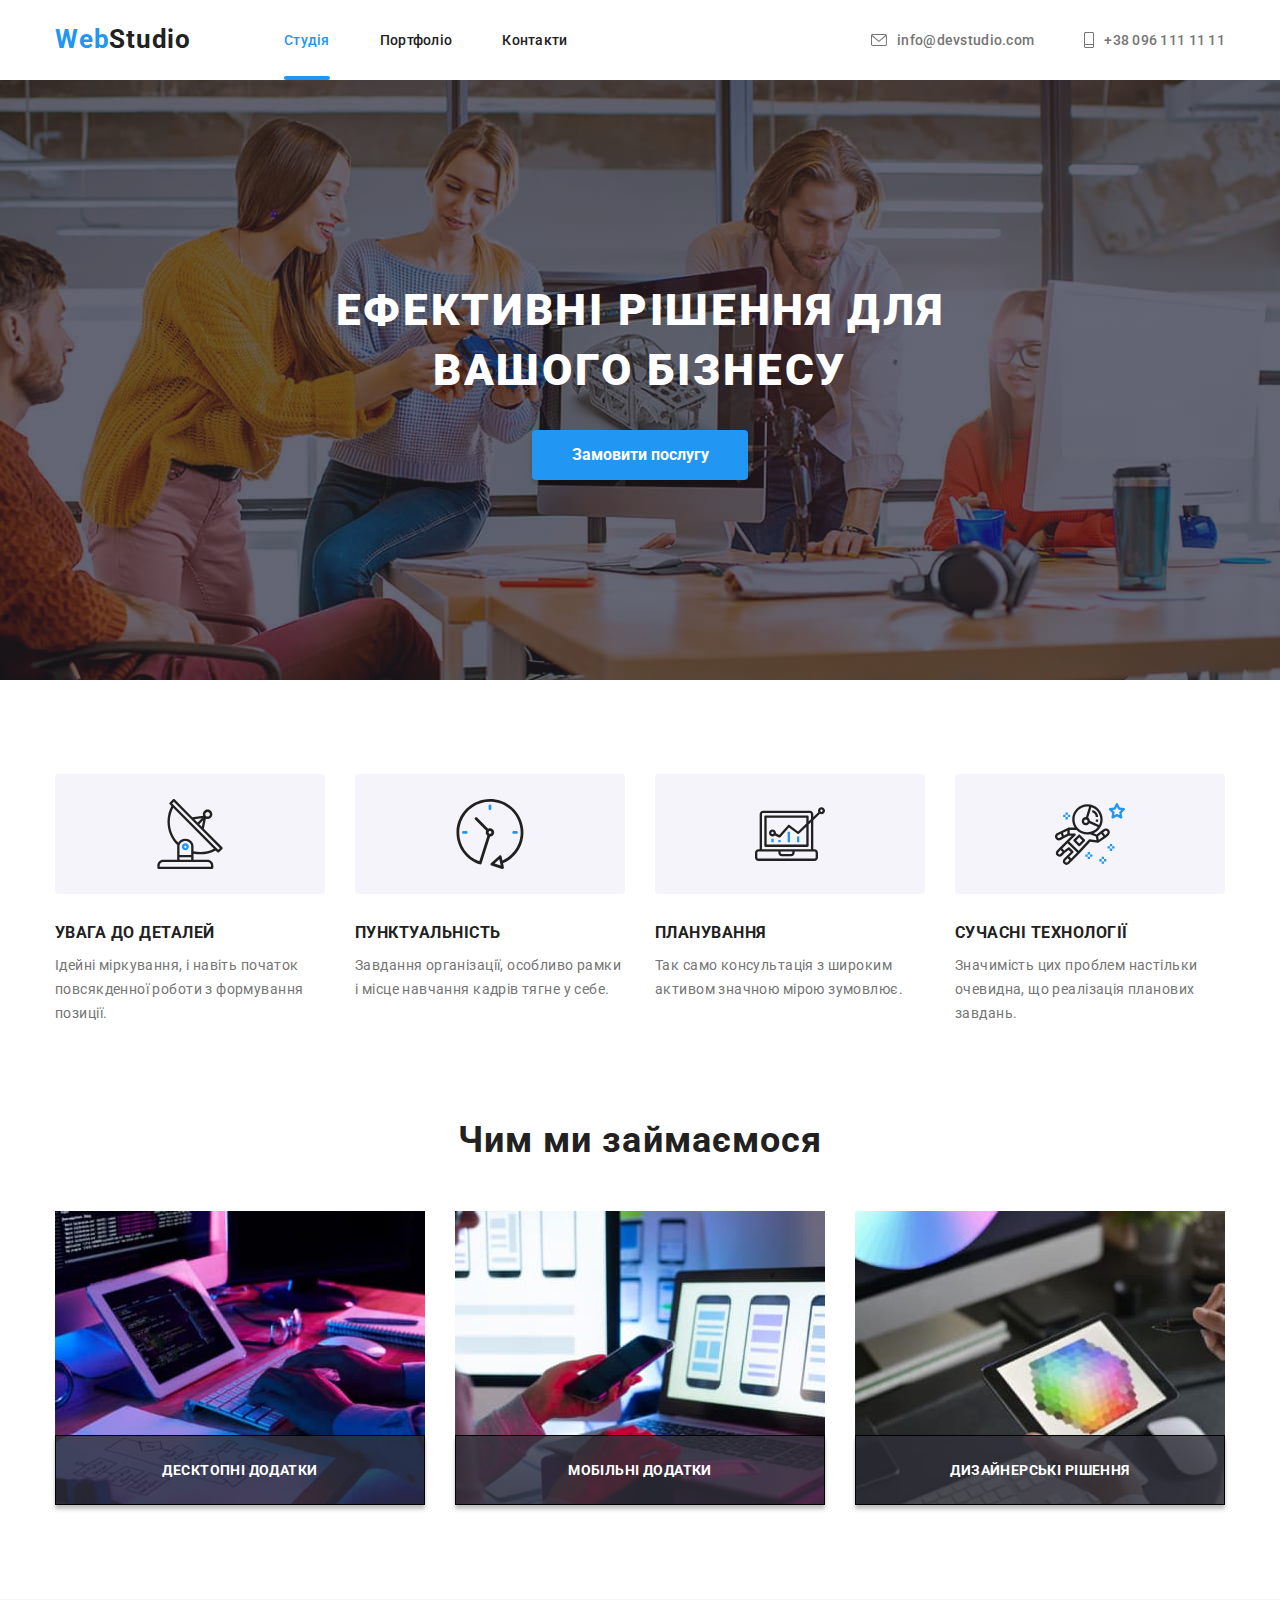
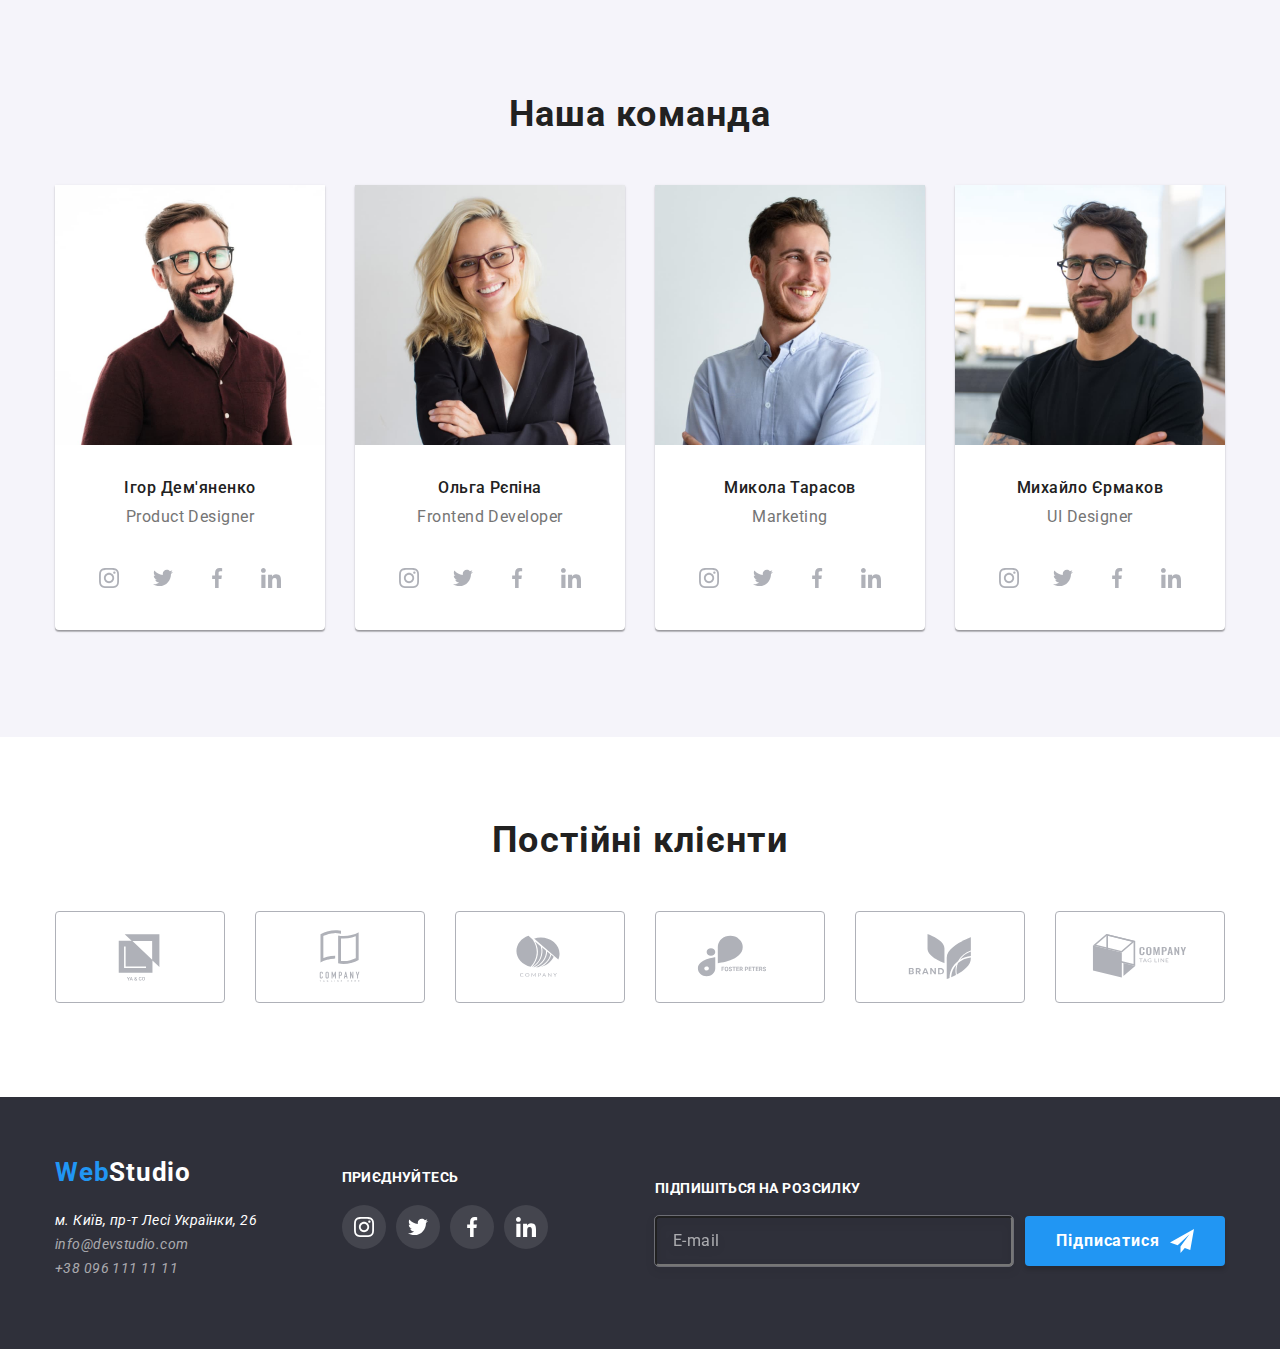
<file: index.html>
<!DOCTYPE html>
<html lang="en">
  <head>
    <meta charset="UTF-8" />
    <meta http-equiv="X-UA-Compatible" content="IE=edge" />
    <meta name="viewport" content="width=device-width, initial-scale=1.0" />
    <title>Homework</title>
    <link rel="preconnect" href="https://fonts.googleapis.com" />
    <link rel="preconnect" href="https://fonts.gstatic.com" crossorigin />
    <link
      href="https://fonts.googleapis.com/css2?family=Raleway:wght@700&family=Roboto:wght@400;500;700;900&display=swap"
      rel="stylesheet"
    />
    <link
      rel="stylesheet"
      href="https://cdnjs.cloudflare.com/ajax/libs/modern-normalize/1.1.0/modern-normalize.min.css"
    />
    <link rel="stylesheet" href="./css/styles.css" />
  </head>

  <body class="body">
    <header class="page-header">
      <div class="container container-header">
        <!-- Header- Logo+navigators -->

        <nav class="header-nav">
          <a href="/" class="interactive-element logo logo-header"
            ><span class="logo-web">Web</span
            ><span class="logo-studio">Studio</span></a
          >
          <ul class="list header-nav-list">
            <li class="item">
              <a
                href="./index.html"
                class="header-list-link link header-active-link"
                >Студія</a
              >
            </li>
            <li class="item">
              <a href="./portfolio.html" class="header-list-link link"
                >Портфоліо
              </a>
            </li>
            <li class="item">
              <a href="#" class="header-list-link link">Контакти</a>
            </li>
          </ul>
        </nav>

        <!-- Contacts -->

        <ul class="list list-contacts">
          <li class="item">
            <div class="mail">
              <svg class="icon-envelope">
                <use href="./images/symbol-defs.svg#icon-envelope"></use>
              </svg>
              <a href="mailto:info@devstudio.com" class="header-mail"
                >info@devstudio.com</a
              >
            </div>
          </li>
          <li>
            <div class="tel">
              <svg class="icon-telephone">
                <use href="./images/symbol-defs.svg#telephone"></use>
              </svg>
              <a href="tel:+380961111111" class="header-telephone"
                >+38 096 111 11 11</a
              >
            </div>
          </li>
        </ul>
      </div>
    </header>

    <main>
      <!-- Hero -->

      <section class="hero-page">
        <div class="overlay">
          <div class="container">
            <h1 class="hero-title">
              <span class="hero-effective-decisions"
                >Ефективні рішення для</span
              >
              <span class="hero-your-business">вашого бізнесу</span>
            </h1>
            <button type="button" class="hero-title-button" data-modal-open>
              Замовити послугу
            </button>
          </div>
        </div>
      </section>

      <!-- Opportunities -->

      <section class="section opportunities-page">
        <div class="container opportunities-container">
          <h2 hidden>Наші пропозиції</h2>
          <ul class="list opportunities-list">
            <li class="item item-anthena">
              <div class="opportunities-bg">
                <svg class="clock-icon" width="70" height="70">
                  <use href="./images/symbol-defs.svg#icon-antenna"></use>
                </svg>
              </div>
              <h3 class="opportunities-title">УВАГА ДО ДЕТАЛЕЙ</h3>
              <p class="opportunities-text">
                Ідейні міркування, і навіть початок повсякденної роботи з
                формування позиції.
              </p>
            </li>
            <li class="item item-clock">
              <div class="opportunities-bg">
                <svg class="clock-icon" width="70" height="70">
                  <use href="./images/symbol-defs.svg#icon-clock"></use>
                </svg>
              </div>
              <h3 class="opportunities-title">ПУНКТУАЛЬНІСТЬ</h3>
              <p class="opportunities-text">
                Завдання організації, особливо рамки і місце навчання кадрів
                тягне у себе.
              </p>
            </li>
            <li class="item item-diagram">
              <div class="opportunities-bg">
                <svg class="clock-icon" width="70" height="70">
                  <use href="./images/symbol-defs.svg#icon-diagram"></use>
                </svg>
              </div>
              <h3 class="opportunities-title">ПЛАНУВАННЯ</h3>
              <p class="opportunities-text">
                Так само консультація з широким активом значною мірою зумовлює.
              </p>
            </li>
            <li class="item item-astronaut">
              <div class="opportunities-bg">
                <svg class="clock-icon" width="70" height="70">
                  <use href="./images/symbol-defs.svg#icon-astronaut"></use>
                </svg>
              </div>
              <h3 class="opportunities-title">СУЧАСНІ ТЕХНОЛОГІЇ</h3>
              <p class="opportunities-text">
                Значимість цих проблем настільки очевидна, що реалізація
                планових завдань.
              </p>
            </li>
          </ul>
        </div>
      </section>

      <!-- What we do?-->

      <section class="section wwd-section">
        <div class="container">
          <h2 class="what-we-do">Чим ми займаємося</h2>
          <ul class="list wwd-photo-list">
            <li class="item">
              <div class="photo-wwd-container">
                <img src="./images/image1.jpg" alt="computer" width="370" />
                <div class="photo-wwd-inner-container">
                  <p class="wwd-photo-text">Десктопні додатки</p>
                </div>
              </div>
            </li>
            <li class="item">
              <div class="photo-wwd-container">
                <img src="./images/images2.jpg" alt="mobile" width="370" />
                <div class="photo-wwd-inner-container">
                  <p class="wwd-photo-text">Мобільні додатки</p>
                </div>
              </div>
            </li>
            <li class="item">
              <div class="photo-wwd-container">
                <img src="./images/image3.jpg" alt="tablet" width="370" />
                <div class="photo-wwd-inner-container">
                  <p class="wwd-photo-text">Дизайнерські рішення</p>
                </div>
              </div>
            </li>
          </ul>
        </div>
      </section>

      <!-- Team -->

      <section class="section team-page">
        <div class="container">
          <h2 class="team-title">Наша команда</h2>
          <ul class="list list-team-images">
            <li class="item">
              <img
                src="./images/person1.jpg"
                alt="Igor"
                width="270"
                class="images-team"
              />
              <h3 class="worker">Ігор Дем'яненко</h3>
              <p class="position">Product Designer</p>

              <ul class="social-list list">
                <li class="social-item">
                  <a href="" class="social-link">
                    <svg class="icon instagram-icon">
                      <use href="./images/symbol-defs.svg#instagram"></use>
                    </svg>
                  </a>
                </li>
                <li class="social-item">
                  <a href="" class="social-link">
                    <svg class="icon twitter">
                      <use href="./images/symbol-defs.svg#twitter"></use>
                    </svg>
                  </a>
                </li>
                <li class="social-item">
                  <a href="" class="social-link">
                    <svg class="icon facebook" width="20" height="20">
                      <use href="./images/symbol-defs.svg#facebook"></use>
                    </svg>
                  </a>
                </li>
                <li class="social-item">
                  <a href="" class="social-link">
                    <svg class="icon linkendin">
                      <use href="./images/symbol-defs.svg#linkedin"></use>
                    </svg>
                  </a>
                </li>
              </ul>
            </li>
            <li class="item">
              <img
                src="./images/person2.jpg"
                alt="Olga"
                width="270"
                class="images-team"
              />
              <h3 class="worker">Ольга Рєпіна</h3>
              <p class="position position-second">Frontend Developer</p>
              <ul class="social-list list">
                <li class="social-item">
                  <a href="" class="social-link">
                    <svg class="icon instagram-icon">
                      <use href="./images/symbol-defs.svg#instagram"></use>
                    </svg>
                  </a>
                </li>
                <li class="social-item">
                  <a href="" class="social-link">
                    <svg class="icon twitter">
                      <use href="./images/symbol-defs.svg#twitter"></use>
                    </svg>
                  </a>
                </li>
                <li class="social-item">
                  <a href="" class="social-link">
                    <svg class="icon facebook" width="20" height="20">
                      <use href="./images/symbol-defs.svg#facebook"></use>
                    </svg>
                  </a>
                </li>
                <li class="social-item">
                  <a href="" class="social-link">
                    <svg class="icon linkendin">
                      <use href="./images/symbol-defs.svg#linkedin"></use>
                    </svg>
                  </a>
                </li>
              </ul>
            </li>
            <li class="item">
              <img
                src="./images/person3.jpg"
                alt="Mykola"
                width="270"
                class="images-team"
              />
              <h3 class="worker">Микола Тарасов</h3>
              <p class="position">Marketing</p>
              <ul class="social-list list">
                <li class="social-item">
                  <a href="" class="social-link">
                    <svg class="icon instagram-icon">
                      <use href="./images/symbol-defs.svg#instagram"></use>
                    </svg>
                  </a>
                </li>
                <li class="social-item">
                  <a href="" class="social-link">
                    <svg class="icon twitter">
                      <use href="./images/symbol-defs.svg#twitter"></use>
                    </svg>
                  </a>
                </li>
                <li class="social-item">
                  <a href="" class="social-link">
                    <svg class="icon facebook" width="20" height="20">
                      <use href="./images/symbol-defs.svg#facebook"></use>
                    </svg>
                  </a>
                </li>
                <li class="social-item">
                  <a href="" class="social-link">
                    <svg class="icon linkendin">
                      <use href="./images/symbol-defs.svg#linkedin"></use>
                    </svg>
                  </a>
                </li>
              </ul>
            </li>
            <li class="item">
              <img
                src="./images/person4.jpg"
                alt="Mykhailo"
                width="270"
                class="images-team"
              />
              <h3 class="worker">Михайло Єрмаков</h3>
              <p class="position">UI Designer</p>
              <ul class="social-list list">
                <li class="social-item">
                  <a href="" class="social-link">
                    <svg class="icon instagram-icon">
                      <use href="./images/symbol-defs.svg#instagram"></use>
                    </svg>
                  </a>
                </li>
                <li class="social-item">
                  <a href="" class="social-link">
                    <svg class="icon twitter">
                      <use href="./images/symbol-defs.svg#twitter"></use>
                    </svg>
                  </a>
                </li>
                <li class="social-item">
                  <a href="" class="social-link">
                    <svg class="icon facebook" width="20" height="20">
                      <use href="./images/symbol-defs.svg#facebook"></use>
                    </svg>
                  </a>
                </li>
                <li class="social-item">
                  <a href="" class="social-link">
                    <svg class="icon linkendin">
                      <use href="./images/symbol-defs.svg#linkedin"></use>
                    </svg>
                  </a>
                </li>
              </ul>
            </li>
          </ul>
        </div>
      </section>

      <!-- Permanent clients -->

      <section class="permanent-clients section">
        <div class="container client-container">
          <h2 class="permanent-clients-title">Постійні клієнти</h2>
          <ul class="clients-list list">
            <li class="item-clients">
              <a href="" class="clients-link link">
                <svg class="icon-clients">
                  <use href="./images/symbol-defs.svg#logo-1"></use>
                </svg>
              </a>
            </li>
            <li class="item-clients">
              <a href="" class="clients-link link">
                <svg class="icon-clients">
                  <use href="./images/symbol-defs.svg#logo-2"></use>
                </svg>
              </a>
            </li>
            <li class="item-clients">
              <a href="" class="clients-link link">
                <svg class="icon-clients">
                  <use href="./images/symbol-defs.svg#logo-3"></use>
                </svg>
              </a>
            </li>
            <li class="item-clients">
              <a href="" class="clients-link link">
                <svg class="icon-clients">
                  <use href="./images/symbol-defs.svg#logo-4"></use>
                </svg>
              </a>
            </li>
            <li class="item-clients">
              <a href="" class="clients-link link">
                <svg class="icon-clients">
                  <use href="./images/symbol-defs.svg#logo-5"></use>
                </svg>
              </a>
            </li>

            <li class="item-clients">
              <a href="" class="clients-link link">
                <svg class="icon-clients">
                  <use href="./images/symbol-defs.svg#logo-6"></use>
                </svg>
              </a>
            </li>
          </ul>
        </div>
      </section>
    </main>

    <!-- Footer -->

    <footer class="footer">
      <div class="container footer-page">
        <div class="logo-address">
          <!-- Logo2 -->

          <a href="/" class="interactive-element logo logo-footer">
            <span class="logo-web">Web</span
            ><span class="logo-studio-footer">Studio</span></a
          >

          <!-- Address -->

          <address class="address-content">
            <ul class="list address-list">
              <li class="footer-first-li">
                <a
                  href="https://goo.gl/maps/HX44u6QqczXMJnG8A"
                  target="_blank"
                  rel="noopener norefferer nofollow"
                  class="address link"
                >
                  м. Київ, пр-т Лесі Українки, 26
                </a>
              </li>
              <li class="footer-second-li">
                <a
                  href="emailto:info@devstudio.com"
                  class="footer-mail address link"
                  >info@devstudio.com</a
                >
              </li>
              <li class="footer-third-li">
                <a href="tel:+380961111111" class="footer-tel address link"
                  >+38 096 111 11 11</a
                >
              </li>
            </ul>
          </address>
        </div>
        <div class="block-join">
          <p class="title-join">Приєднуйтесь</p>
          <ul class="list list-join">
            <li class="item-join">
              <a href="/" class="link-join link">
                <svg class="instagram icon-join" width="20" height="20">
                  <use href="./images/symbol-defs.svg#instagram"></use>
                </svg>
              </a>
            </li>
            <li class="item-join">
              <a href="/" class="link-join link">
                <svg class="instagram icon-join" width="20" height="20">
                  <use href="./images/symbol-defs.svg#twitter"></use>
                </svg>
              </a>
            </li>
            <li class="item-join">
              <a href="/" class="link-join link">
                <svg class="instagram icon-join" width="20" height="20">
                  <use href="./images/symbol-defs.svg#facebook"></use>
                </svg>
              </a>
            </li>
            <li class="item-join">
              <a href="/" class="link-join link">
                <svg class="instagram icon-join" width="20" height="20">
                  <use href="./images/symbol-defs.svg#linkedin"></use>
                </svg>
              </a>
            </li>
          </ul>
        </div>

        <!-- Footer Form -->

        <div class="subscribe-container">
          <p class="subscribe-title">Підпишіться на розсилку</p>
          <div class="subscribe-inner-container">
            <form class="form-footer">
              <label>
                <input
                  class="footer-input"
                  type="email"
                  name="email"
                  id="email"
                  placeholder="E-mail"
                />
              </label>
            </form>
            <button type="submit" class="subscribe-button">
              <p class="subscribe-button-text">Підписатися</p>
              <svg class="subscribe-svg">
                <use
                  href="./images/button-and-modal.svg#telegram-subscribe-button"
                ></use>
              </svg>
            </button>
          </div>
        </div>
      </div>
    </footer>

    <div class="backdrop is-hidden" data-modal>
      <div class="modal">
        <button class="modal-button" data-modal-close>
          <svg class="modal-button-svg" width="11" height="11">
            <use href="./images/criss-cross.svg#criss-cross"></use>
          </svg>
        </button>

        <p class="modal-title">Залиште свої дані, ми вам передзвонимо</p>

        <form class="modal-form">
          <div class="modal-form-field">
            <label for="name" class="modal-form-label">Ім'я</label>
            <input
              class="modal-form-input"
              type="text"
              name="name"
              id="name"
              autofocus
            />
            <svg class="svg-person">
              <use
                href="./images/button-and-modal.svg#icon-person"
                width="12"
                heigth="12"
              ></use>
            </svg>
          </div>

          <div class="modal-form-field">
            <label for="telephone" class="modal-form-label">Телефон</label>
            <input
              class="modal-form-input"
              type="tel"
              name="telephone"
              id="telephone"
            />
            <svg class="svg-person">
              <use href="./images/button-and-modal.svg#icon-phone"></use>
            </svg>
          </div>

          <div class="modal-form-field">
            <label for="email" class="modal-form-label">Пошта</label>
            <input
              class="modal-form-input"
              type="email"
              name="email"
              id="email"
              autocomplete="off"
            />
            <svg class="svg-person">
              <use href="./images/button-and-modal.svg#icon-email"></use>
            </svg>
          </div>

          <div class="modal-form-field">
            <label for="comment" class="modal-form-label">Коментар</label>
            <textarea
              class="modal-textarea"
              name="comment"
              id="comment"
              сols="30"
              rows="10"
              placeholder="Введіть текст"
            ></textarea>
          </div>
        </form>

        <div class="container-contract-conditions">
          <form class="form-contract-conditions">
            <label class="checkbox-label">
              <input
                class="checkbox"
                type="checkbox"
                name="policy"
                value="policy"
                id="policy"
              />
              <span class="checkbox-icon"></span>
            </label>
          </form>
          <p class="text-contract-conditions">
            Погоджуюся з розсилкою та приймаю
            <a class="contract-conditions-link" href="/">Умови договору</a>
          </p>
        </div>

        <button type="submit" class="modal-button-submit">Відправити</button>
      </div>
    </div>

    <script src="./js/modal.js"></script>
  </body>
</html>
</file>
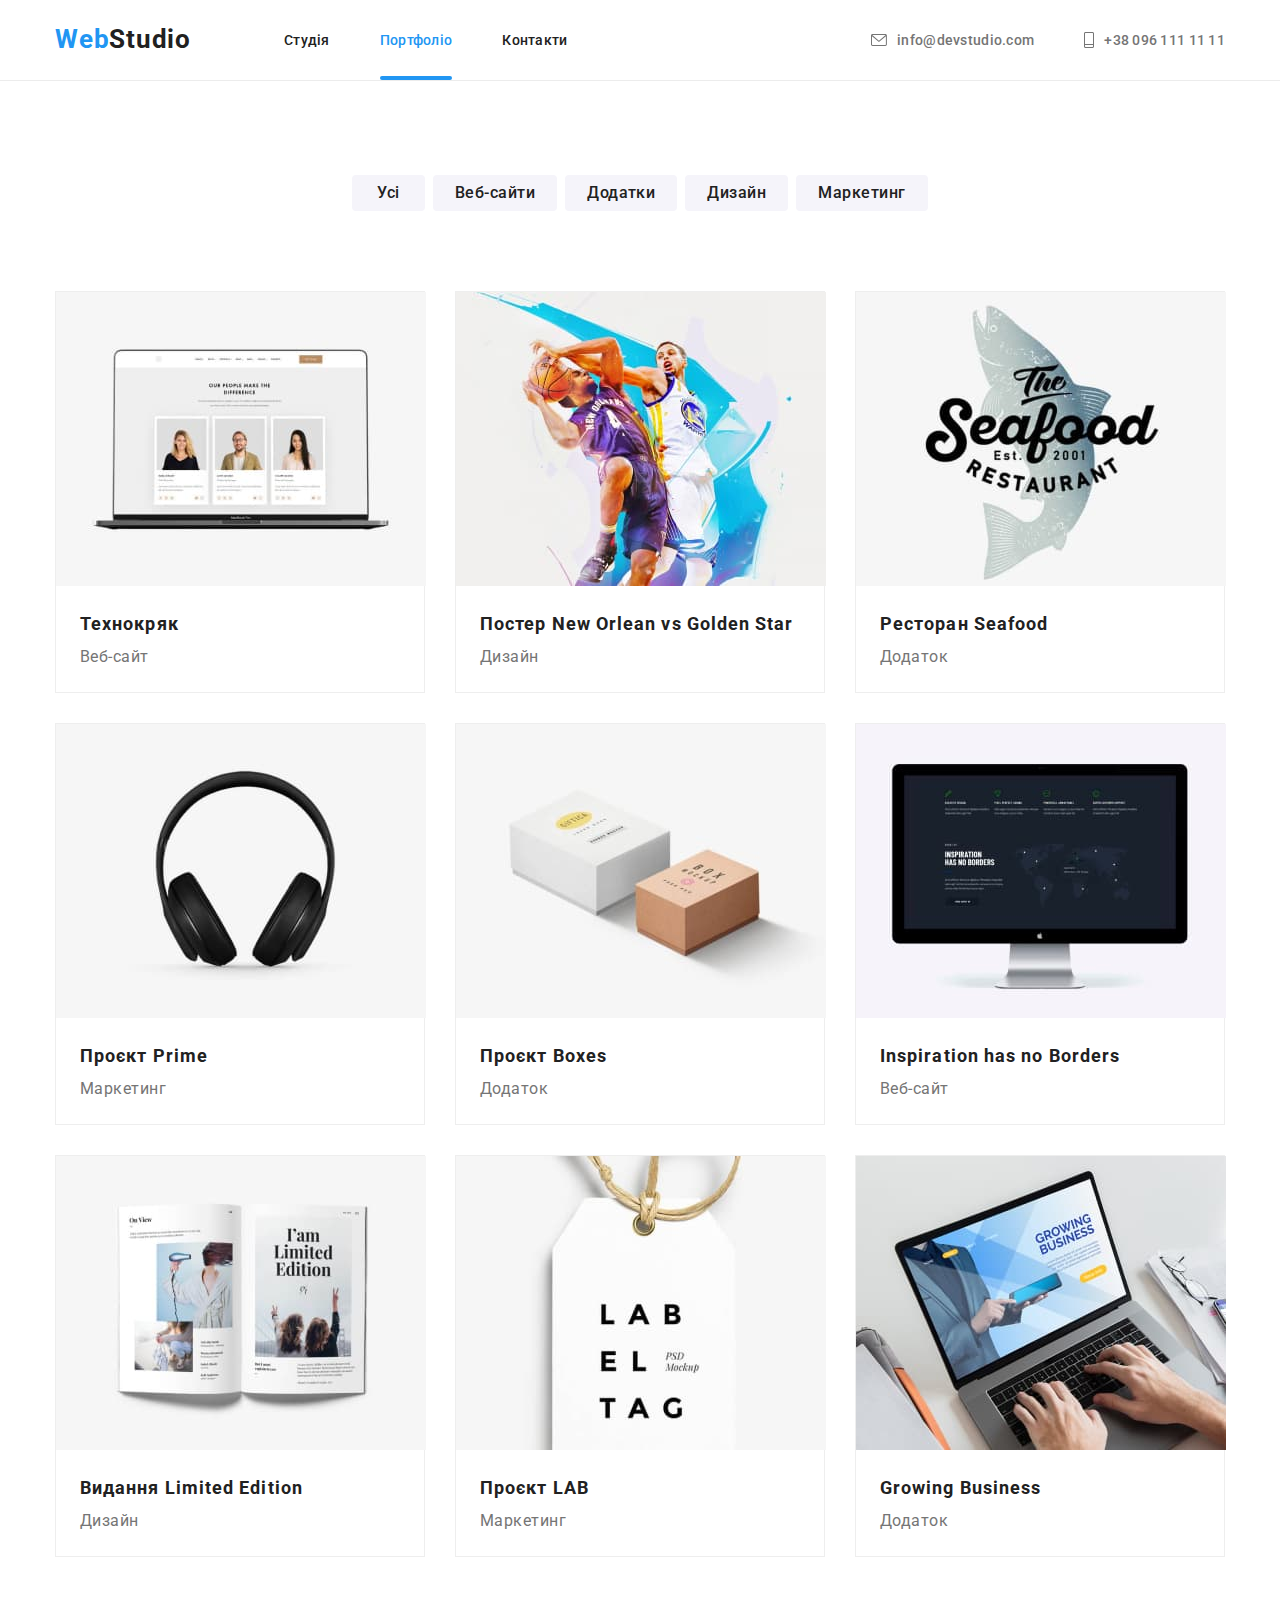
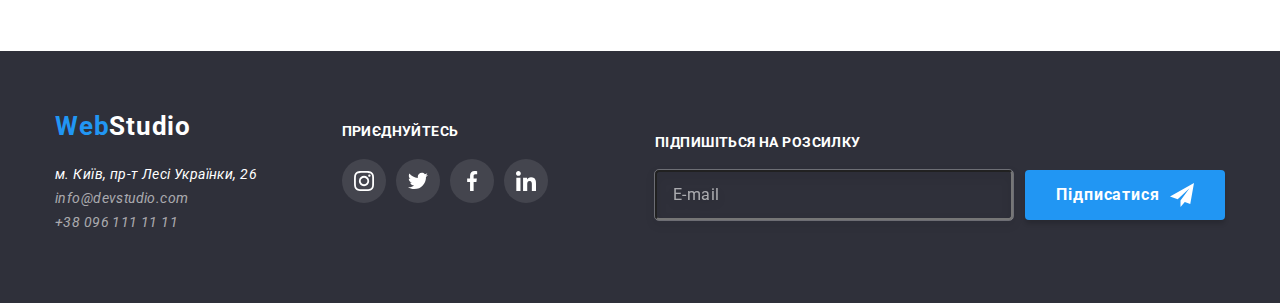
<file: portfolio.html>
<!DOCTYPE html>
<html lang="en">
  <head>
    <meta charset="UTF-8" />
    <meta http-equiv="X-UA-Compatible" content="IE=edge" />
    <meta name="viewport" content="width=device-width, initial-scale=1.0" />
    <title>Homework</title>
    <link rel="preconnect" href="https://fonts.googleapis.com" />
    <link rel="preconnect" href="https://fonts.gstatic.com" crossorigin />
    <link
      href="https://fonts.googleapis.com/css2?family=Raleway:wght@700&family=Roboto:wght@400;500;700;900&display=swap"
      rel="stylesheet"
    />
    <link
      rel="stylesheet"
      href="https://cdnjs.cloudflare.com/ajax/libs/modern-normalize/1.1.0/modern-normalize.min.css"
    />
    <link rel="stylesheet" href="./css/styles.css" />
  </head>
  <body class="body">
    <header class="portfolio-header">
      <div class="container container-header">
        <!-- Header- Logo+navigators -->

        <nav class="header-nav">
          <a href="/" class="interactive-element logo logo-header"
            ><span class="logo-web">Web</span
            ><span class="logo-studio">Studio</span></a
          >
          <ul class="list header-nav-list">
            <li class="item">
              <a href="./index.html" class="header-list-link link">Студія</a>
            </li>
            <li class="item">
              <a
                href="./portfolio.html"
                class="header-list-link link header-active-link"
                >Портфоліо
              </a>
            </li>
            <li class="item">
              <a href="#" class="header-list-link link">Контакти</a>
            </li>
          </ul>
        </nav>

        <!-- Contacts -->

        <ul class="list list-contacts">
          <li class="item">
            <div class="mail">
              <svg class="icon-envelope">
                <use href="./images/symbol-defs.svg#icon-envelope"></use>
              </svg>
              <a href="mailto:info@devstudio.com" class="header-mail"
                >info@devstudio.com</a
              >
            </div>
          </li>
          <li>
            <div class="tel">
              <svg class="icon-telephone">
                <use href="./images/symbol-defs.svg#telephone"></use>
              </svg>
              <a href="tel:+380961111111" class="header-telephone"
                >+38 096 111 11 11</a
              >
            </div>
          </li>
        </ul>
      </div>
    </header>

    <main>
      <h1 hidden class="page-title">Portfolio</h1>

      <!-- Buttons -->

      <section class="section button-page">
        <div class="container">
          <h2 hidden>Options</h2>
          <ul class="button-list list">
            <li class="item">
              <button
                type="button"
                class="portfolio-buttons interactive-element button-all"
              >
                Усі
              </button>
            </li>
            <li class="item">
              <button
                type="button"
                class="portfolio-buttons interactive-element button"
              >
                Веб-сайти
              </button>
            </li>
            <li class="item">
              <button
                type="button"
                class="portfolio-buttons interactive-element button"
              >
                Додатки
              </button>
            </li>
            <li class="item">
              <button
                type="button"
                class="portfolio-buttons interactive-element button"
              >
                Дизайн
              </button>
            </li>
            <li class="item">
              <button
                type="button"
                class="portfolio-buttons interactive-element button"
              >
                Маркетинг
              </button>
            </li>
          </ul>
        </div>
      </section>

      <!-- Photos -->

      <section class="section portfolio-photos photo-page">
        <div class="container">
          <h2 hidden>Gallery</h2>
          <ul class="list gallery-list">
            <li class="item">
              <div class="portfolio-photo-container">
                <img src="./images/laptop.jpg" alt="laptop" width="370" />
                <div class="photo-inner-container">
                  <p class="photo-inner-text">
                    Ресурс пропонує комплексні пропозиції з різним рівнем
                    функціоналу та сервісів. Все це дозволить відвідувачу
                    отримати вичерпні відомості про компанію чи приватну особу.
                  </p>
                </div>
              </div>

              <div class="portfolio-card">
                <h3 class="gallery-name">Технокряк</h3>
                <p class="gallery-description">Веб-сайт</p>
              </div>
            </li>
            <li class="item">
              <div class="portfolio-photo-container">
                <img
                  src="./images/basketball.jpg"
                  alt="basketball"
                  width="370"
                />
                <div class="photo-inner-container">
                  <p class="photo-inner-text">
                    Ресурс пропонує комплексні пропозиції з різним рівнем
                    функціоналу та сервісів. Все це дозволить відвідувачу
                    отримати вичерпні відомості про компанію чи приватну особу.
                  </p>
                </div>
              </div>

              <div class="portfolio-card">
                <h3 class="gallery-name">Постер New Orlean vs Golden Star</h3>
                <p class="gallery-description">Дизайн</p>
              </div>
            </li>
            <li class="item">
              <div class="portfolio-photo-container">
                <img src="./images/seafood.jpg" alt="seafood" width="370" />
                <div class="photo-inner-container">
                  <p class="photo-inner-text">
                    Ресурс пропонує комплексні пропозиції з різним рівнем
                    функціоналу та сервісів. Все це дозволить відвідувачу
                    отримати вичерпні відомості про компанію чи приватну особу.
                  </p>
                </div>
              </div>

              <div class="portfolio-card">
                <h3 class="gallery-name">Ресторан Seafood</h3>
                <p class="gallery-description">Додаток</p>
              </div>
            </li>
            <li class="item">
              <div class="portfolio-photo-container">
                <img
                  src="./images/headphones.jpg"
                  alt="headphones"
                  width="370"
                />
                <div class="photo-inner-container">
                  <p class="photo-inner-text">
                    Ресурс пропонує комплексні пропозиції з різним рівнем
                    функціоналу та сервісів. Все це дозволить відвідувачу
                    отримати вичерпні відомості про компанію чи приватну особу.
                  </p>
                </div>
              </div>

              <div class="portfolio-card">
                <h3 class="gallery-name">Проєкт Prime</h3>
                <p class="gallery-description">Маркетинг</p>
              </div>
            </li>
            <li class="item">
              <div class="portfolio-photo-container">
                <img src="./images/boxes.jpg" alt="boxes" width="370" />
                <div class="photo-inner-container">
                  <p class="photo-inner-text">
                    Ресурс пропонує комплексні пропозиції з різним рівнем
                    функціоналу та сервісів. Все це дозволить відвідувачу
                    отримати вичерпні відомості про компанію чи приватну особу.
                  </p>
                </div>
              </div>

              <div class="portfolio-card">
                <h3 class="gallery-name">Проєкт Boxes</h3>
                <p class="gallery-description">Додаток</p>
              </div>
            </li>
            <li class="item">
              <div class="portfolio-photo-container">
                <img src="./images/monitor.jpg" alt="monitor" width="370" />
                <div class="photo-inner-container">
                  <p class="photo-inner-text">
                    Ресурс пропонує комплексні пропозиції з різним рівнем
                    функціоналу та сервісів. Все це дозволить відвідувачу
                    отримати вичерпні відомості про компанію чи приватну особу.
                  </p>
                </div>
              </div>

              <div class="portfolio-card">
                <h3 class="gallery-name">Inspiration has no Borders</h3>
                <p class="gallery-description">Веб-сайт</p>
              </div>
            </li>
            <li class="item">
              <div class="portfolio-photo-container">
                <img
                  src="./images/limited-edition.jpg"
                  alt="limited-edition"
                  width="370"
                />
                <div class="photo-inner-container">
                  <p class="photo-inner-text">
                    Ресурс пропонує комплексні пропозиції з різним рівнем
                    функціоналу та сервісів. Все це дозволить відвідувачу
                    отримати вичерпні відомості про компанію чи приватну особу.
                  </p>
                </div>
              </div>

              <div class="portfolio-card">
                <h3 class="gallery-name">Видання Limited Edition</h3>
                <p class="gallery-description">Дизайн</p>
              </div>
            </li>
            <li class="item">
              <div class="portfolio-photo-container">
                <img src="./images/lab.jpg" alt="lab" width="370" />
                <div class="photo-inner-container">
                  <p class="photo-inner-text">
                    Ресурс пропонує комплексні пропозиції з різним рівнем
                    функціоналу та сервісів. Все це дозволить відвідувачу
                    отримати вичерпні відомості про компанію чи приватну особу.
                  </p>
                </div>
              </div>

              <div class="portfolio-card">
                <h3 class="gallery-name">Проєкт LAB</h3>
                <p class="gallery-description">Маркетинг</p>
              </div>
            </li>
            <li class="item">
              <div class="portfolio-photo-container">
                <img
                  src="./images/growing-business.jpg"
                  alt="growing-business"
                  width="370"
                />
                <div class="photo-inner-container">
                  <p class="photo-inner-text">
                    Ресурс пропонує комплексні пропозиції з різним рівнем
                    функціоналу та сервісів. Все це дозволить відвідувачу
                    отримати вичерпні відомості про компанію чи приватну особу.
                  </p>
                </div>
              </div>

              <div class="portfolio-card">
                <h3 class="gallery-name">Growing Business</h3>
                <p class="gallery-description">Додаток</p>
              </div>
            </li>
          </ul>
        </div>
      </section>
    </main>

    <!-- Footer -->

    <footer class="footer">
      <div class="container footer-page">
        <div class="logo-address">
          <!-- Logo2 -->
    
          <a href="/" class="interactive-element logo logo-footer">
            <span class="logo-web">Web</span><span class="logo-studio-footer">Studio</span></a>
    
          <!-- Address -->
    
          <address class="address-content">
            <ul class="list address-list">
              <li class="footer-first-li">
                <a href="https://goo.gl/maps/HX44u6QqczXMJnG8A" target="_blank" rel="noopener norefferer nofollow"
                  class="address link">
                  м. Київ, пр-т Лесі Українки, 26
                </a>
              </li>
              <li class="footer-second-li">
                <a href="emailto:info@devstudio.com" class="footer-mail address link">info@devstudio.com</a>
              </li>
              <li class="footer-third-li">
                <a href="tel:+380961111111" class="footer-tel address link">+38 096 111 11 11</a>
              </li>
            </ul>
          </address>
        </div>
        <div class="block-join">
          <p class="title-join">Приєднуйтесь</p>
          <ul class="list list-join">
            <li class="item-join">
              <a href="/" class="link-join link">
                <svg class="instagram icon-join" width="20" height="20">
                  <use href="./images/symbol-defs.svg#instagram"></use>
                </svg>
              </a>
            </li>
            <li class="item-join">
              <a href="/" class="link-join link">
                <svg class="instagram icon-join" width="20" height="20">
                  <use href="./images/symbol-defs.svg#twitter"></use>
                </svg>
              </a>
            </li>
            <li class="item-join">
              <a href="/" class="link-join link">
                <svg class="instagram icon-join" width="20" height="20">
                  <use href="./images/symbol-defs.svg#facebook"></use>
                </svg>
              </a>
            </li>
            <li class="item-join">
              <a href="/" class="link-join link">
                <svg class="instagram icon-join" width="20" height="20">
                  <use href="./images/symbol-defs.svg#linkedin"></use>
                </svg>
              </a>
            </li>
          </ul>
        </div>
    
        <!-- Footer Form -->
    
        <div class="subscribe-container">
          <p class="subscribe-title">Підпишіться на розсилку</p>
          <div class="subscribe-inner-container">
            <form class="form-footer">
              <label>
                <input class="footer-input" type="email" name="email" id="email" placeholder="E-mail" />
              </label>
            </form>
            <button type="submit" class="subscribe-button">
              <p class="subscribe-button-text">Підписатися</p>
              <svg class="subscribe-svg">
                <use href="./images/button-and-modal.svg#telegram-subscribe-button"></use>
              </svg>
            </button>
          </div>
        </div>
      </div>
    </footer>
    
  </body>
</html>
</file>
<file: css/styles.css>
:root {
  --main-color: #ffffff;
  --accend-color: #2196f3;
  --black-color: #212121;
  --gray-color: #757575;
  --darkgray-color: #2f303a;
  --rgba-color: rgba(255, 255, 255, 0.6);
  --button-color: #f5f4fa;
  --button-active: #188ce8;
  --background-color-second: #f5f5f5;
  --border-color: #eeeeee;
  --portfolio-header-color: #ececec;
  --block-color: #AFB1B8;

  --specific-position: 94px;
  --specific-second-position: 30px;
}
h1,
h2,
h3,
h4,
h5,
h6,
p,
ul {
  margin-top: 0;
  margin-bottom: 0;
  padding: 0;
}

.list {
  list-style: none;
  padding: 0;
  margin: 0;
}

.body {
  font-family: "Roboto", sans-serif;
  font-size: 14px;
  background-color: var(--main-color);
  color: var(--black-color);
}

.container {
  width: 1200px;
  margin: 0 auto;
  padding: 0 15px;
}

.link {
  text-decoration: none;
}

.section {
  padding-top: var(--specific-position);
  padding-bottom: var(--specific-position);
}

/* Header */

.portfolio-header {
  background-color: var(--main-color);
  border-bottom: 1px solid var(--portfolio-header-color);
}

.container-header {
  display: flex;
}

/* Logo */

.header-nav {
  display: flex;
  align-items: center;
}

.logo {
  font-weight: 700;
  font-size: 26px;
  line-height: calc(31 / 26);
  letter-spacing: 0.03em;

  text-decoration: none;
}

.logo-header {
  display: flex;
  align-content: center;
  justify-content: flex-end;

  margin-right: 93px;
  padding-top: 24px;
  padding-bottom: 25px;
}

.logo-web {
  color: var(--accend-color);
}

.logo-studio {
  color: var(--black-color);
}


/* Header Navigation List */

.header-nav {
  display: flex;
}

.header-nav-list {
  display: flex;
}

.header-nav-list .item {
  margin-right: 50px;
}

.header-nav-list .item:last-child {
  margin-right: 0;
}

.header-list-link {
  font-weight: 500;
  line-height: calc(16 / 14);
  letter-spacing: 0.02em;

  color: var(--black-color);

  display: block;
  padding-top: 32px;

  transition: background-color 250ms cubic-bezier(0.4, 0, 0.2, 1),
  color 250ms cubic-bezier(0.4, 0, 0.2, 1);
}

.header-list-link:hover {
  color: var(--accend-color);
} 

.header-list-link:focus {
  color: var(--accend-color);
} 

.portfolio-active-link {
  color: var(--accend-color);
}

.header-active-link {
  color: var(--accend-color);
}

.header-active-link::after {
  display: block;
  content: "";
  
  width: 100%;
  height: 4px;

  margin-top: 28px;
  margin-bottom: 0px;

  background-color: var(--accend-color);
  border-radius: 2px;
} 

.portfolio-active-link::after {
  display: block;
  content: "";
  
  width: 100%;
  height: 4px;

  margin-top: 28px;
  margin-bottom: 0px;

  background-color: var(--accend-color);
  border-radius: 2px;
}


/* Contacts */

.list-contacts {
  display: flex;
  align-items: center;
  margin-left: auto;
}

.list-contacts .item + .item {
  margin-left: 50px;
}

.mail {
  display: flex;
  align-items: center;
}

.icon-envelope {
  width: 16px;
  height: 12px;
  margin-right: 10px;

  fill: var(--gray-color);

  transition: fill 250ms cubic-bezier(0.4, 0, 0.2, 1);
}

.icon-envelope:hover {
 fill: var(--accend-color);
}

.icon-envelope:focus {
 fill: var(--accend-color);
}

.header-mail {
  font-weight: 500;
  line-height: calc(16 / 12);
  letter-spacing: 0.02em;
  text-decoration: none;

  color: var(--gray-color);

  margin-right: 50px;

  transition: color 250ms cubic-bezier(0.4, 0, 0.2, 1);
}

.header-mail:hover {
  color: var(--accend-color);
}

.header-mail:focus {
  color: var(--accend-color);
}

.tel {
  display: flex;
  align-items: center;
}

.icon-telephone {
  width: 10px;
  height: 16px;

  margin-right: 10px;

  fill: var(--gray-color);

  transition: fill 250ms cubic-bezier(0.4, 0, 0.2, 1);
}

.icon-telephone:hover {
  fill: var(--accend-color);
}

.icon-telephone:focus {
  fill: var(--accend-color);
}

.header-telephone {
  font-weight: 500;
  line-height: calc(16 / 12);
  letter-spacing: 0.02em;
  text-decoration: none;

  color: var(--gray-color);

  transition: color 250ms cubic-bezier(0.4, 0, 0.2, 1);
}

.header-telephone:hover {
color: var(--accend-color);
}

.header-telephone:focus {
  color: var(--accend-color);
}

/* Hero */

.hero-page {
  background-color: var(--darkgray-color);
  text-align: center;
  
  padding-top: 0px;
  padding-bottom: 0px;
}

.overlay {
  max-width: 1600px;
  min-height: 600px;
  margin-left: auto;
  margin-right: auto;

  padding-top: 200px;
  padding-bottom: 200px;

  background:(rgba(47, 48, 58, 0.4));
  background-image: 
  linear-gradient(rgba(47, 48, 58, 0.4),
   rgba(47, 48, 58, 0.4)), 
  url(../images/hero-overlay.jpg);
  background-repeat: no-repeat;
  background-size: cover;
  background-position: center;
}

.hero-title {
  font-weight: 900;
  font-size: 44px;
  line-height: calc(60 / 44);
  text-align: center;
  letter-spacing: 0.06em;
  text-transform: uppercase;

  color: var(--main-color);

  width: 696px;
  margin-left: auto;
  margin-right: auto;
}

.hero-title-button {
  font-weight: 700;
  font-size: 16px;
  line-height: calc(30 / 16);
  font-family: inherit;
  cursor: pointer;

  color: var(--main-color);
  background-color: var(--accend-color);

  display: inline-block;

  margin-top: var(--specific-second-position);
  margin-left: auto;
  margin-right: auto;

  box-shadow: 0px 4px 4px rgba(0, 0, 0, 0.15);
  border-radius: 4px;
  border: none;
  min-width: 216px;

  padding: 10px 32px;
}

.hero-title-button:hover {
  background-color: var(--button-active);
  filter: drop-shadow(0px 4px 4px rgba(0, 0, 0, 0.25));

  transition: background-color 250ms cubic-bezier(0.4, 0, 0.2, 1),
  color 250ms cubic-bezier(0.4, 0, 0.2, 1), 
  text-shadow 250ms cubic-bezier(0.4, 0, 0.2, 1); 
}

/* Opportunities */

.opportunities-page .wwd-section {
  background-color: var(--background-color-second);
}

.opportunities-list {
  display: flex;
}

.opportunities-bg {
  display: flex;
  content: "";

  justify-content: center;
  align-items: center;

  background-color: #F5F4FA;
  
  width: 270px;
  height: 120px;
  margin-bottom: 30px;

  border: none;
  border-radius: 4px;
}

.opportunities-list .item + .item {
  margin-left: 30px;
}

.opportunities-title {
  font-weight: 700;
  line-height: calc(16 / 14);
  letter-spacing: 0.03em;
  text-transform: uppercase;

  color: var(--black-color);

  margin-bottom: 10px;
}

.opportunities-text {
  font-weight: 400;
  line-height: calc(24 / 14);
  letter-spacing: 0.03em;

  color: var(--gray-color);
}

/* What do we do? */

.wwd-section {
  padding-top: 0px;
}

.what-we-do {
  font-weight: 700;
  font-size: 36px;
  line-height: calc(42 / 36);
  text-align: center;
  letter-spacing: 0.03em;

  color: var(--black-color);
}

.wwd-photo-list {
  display: flex;

  padding-top: 50px;
}

.wwd-photo-list .item + .item {
  margin-left: 30px;
}

.photo-wwd-container {
  position: relative;

  width: 370px;
  height: 294px;
}

.photo-wwd-inner-container {
position: absolute;
bottom: 0;

display: flex;
justify-content: center;
align-items: center;

width: 100%;
height: 70px;

background-color: rgba(47, 48, 58, 0.8);
border: 1px solid #000000;
box-shadow: 0px 4px 4px rgba(0, 0, 0, 0.25);

font-weight: 700;
font-size: 14px;
line-height: 16px;
text-align: center;
letter-spacing: 0.03em;
text-transform: uppercase;

color: var(--main-color);
}

/* Team */

.team-page {
  background-color: var(--button-color);

  padding-bottom: 0px;
}

.team-title {
  font-weight: 700;
  font-size: 36px;
  line-height: calc(42 / 36);
  text-align: center;
  letter-spacing: 0.03em;

  border-color: var(--main-color);

  color: var(--black-color);
}

.list-team-images {
  padding-top: 50px;
  padding-bottom: 107px;

  display: flex;
  justify-content: space-between;
}

.list-team-images .item {
  width: calc((100%-30px) / 2);

  background-color: var(--main-color);
  box-shadow: 0px 1px 3px rgba(0, 0, 0, 0.12), 
  0px 1px 1px rgba(0, 0, 0, 0.14),
  0px 2px 1px rgba(0, 0, 0, 0.2);
  border-radius: 0px 0px 4px 4px;
}

.list-team-images > .item:not(:last-child) {
  margin-right: 30px;
}

.images-team {
  border-radius: 0px;
}

.worker {
  font-weight: 500;
  font-size: 16px;
  line-height: calc(19 / 16);
  text-align: center;
  letter-spacing: 0.03em;

  color: var(--black-color);

  margin-top: var(--specific-second-position);
}

.position {
  font-weight: 400;
  font-size: 16px;
  line-height: calc(19 / 16);
  text-align: center;
  letter-spacing: 0.03em;

  color: var(--gray-color);

  margin-top: 10px;
  margin-bottom: var(--specific-second-position);
}

.social-list {
  display: flex;
  justify-content: center;
  align-items: center;

  padding-left: 32px;
  padding-right: 32px;
  padding-bottom: 30px;
}


.social-list > .social-item + .social-item {
margin-left: 10px;
}

.social-link {
  display: flex;
  justify-content: center;
  align-items: center;
  
  width: 44px;
  height: 44px;

  background-color: var(--main-color);

  border: none;
  border-radius: 50%;

  transition: background-color 250ms cubic-bezier(0.4, 0, 0.2, 1);
}

.social-link:hover {
  background-color: var(--accend-color);
}

.icon {
  width: 20px;
  height: 20px;

  fill: #AFB1B8;

  transition: fill 250ms cubic-bezier(0.4, 0, 0.2, 1);
}

.instagram-icon {
  fill: #AFB1B8;

  transition: fill 250ms cubic-bezier(0.4, 0, 0.2, 1);;
}

.icon:hover {
 fill: var(--main-color);
}

.instagram-icon:hover {
  fill: var(--main-color);
}

 /* <!-- Permanent clients --> */

 .permanent-clients {
  padding-top: 0px;
}

 .permanent-clients-title {
font-weight: 700;
font-size: 36px;
line-height: 42px;
text-align: center;
letter-spacing: 0.03em;

color: var(--black-color);

padding-top: 82px;
}

.clients-list {
  display: flex;

  margin-top: 50px;
  justify-content: center;
}

.clients-link {
  display: flex;
  justify-content: center;
  align-items: center;
  
  width: 170px;
  height: 92px;

  background-color: var(--main-color);
  
  border: 1px solid var(--block-color);
  border-radius: 4px;

  transition: border 250ms cubic-bezier(0.4, 0, 0.2, 1);
}

.clients-link:hover {
 border: 1px solid rgba(33, 150, 243, 1);
}

.clients-link:focus {
 border: 1px solid rgba(33, 150, 243, 1);
}

.icon-clients {
  width: 106px;
  height: 60px;

  fill: #AFB1B8;

  transition: fill 250ms cubic-bezier(0.4, 0, 0.2, 1);
}

.icon-clients:hover {
 fill: var(--accend-color);
}

.icon-clients:focus {
 fill: var(--accend-color);
}

.clients-list > .item-clients + .item-clients {
  margin-left: 30px;
}

/* Footer */

.footer {
  background-color: var(--darkgray-color);
  padding-top: 60px;
  padding-bottom: 60px;
}

.footer-page {
  display: flex;
  justify-content: space-between;
}

.logo-studio-footer {
  color: var(--main-color);
}

.address {
  font-weight: 400;
  line-height: calc(24 / 14);
  letter-spacing: 0.03em;
  color: var(--main-color);

  transition: color 250ms cubic-bezier(0.4, 0, 0.2, 1);
}

.address-content {
  margin-top: 20px;
}

.footer-mail {
  color: var(--rgba-color);
  margin-top: 9px;
}

.footer-tel {
  color: var(--rgba-color);
  margin-top: 9px;
}

.address:hover {
  color: var(--accend-color);
}

.address:focus {
  color: var(--accend-color);
} 

.block-join {
  width: 206px;
  height: 80px;
  
  padding-top: 12px;
  margin-left: 70px;
  padding-bottom: 40px;

}

.title-join {
font-weight: 700;
font-size: 14px;
line-height: 16px;
letter-spacing: 0.03em;
text-transform: uppercase;

color: var(--main-color);
}

.list-join {
  display: flex;
  list-style: none;
  
  margin-top: 20px;
}

.list-join > .item-join + .item-join {
margin-left: 10px;
}

.link-join {
  display: flex;
  align-items: center;
  justify-content: center;

  width: 44px;
  height: 44px;

  border: none;
  border-radius: 50%;

  background-color: rgba(255, 255, 255, 0.1);

  transition: background-color 250ms cubic-bezier(0.4, 0, 0.2, 1);
}

.link-join:hover {
 background-color: var(--accend-color);
}

.link-join:focus {
 background-color: var(--accend-color);
}

.icon-join {  
  fill: var(--main-color);

  transition: fill 250ms cubic-bezier(0.4, 0, 0.2, 1);
}

.icon-join:hover {
  fill: var(--main-color);
}

.icon-join:focus {
  fill: var(--main-color);
}

/* Form */

.subscribe-container {
  margin-left: 93px;
  padding-top: 23px;
  padding-bottom: 23px;
}

.subscribe-title {
  font-weight: 700;
  font-size: 14px;
  line-height: 16px;
  letter-spacing: 0.03em;
  text-transform: uppercase;

  color: var(--main-color);

  margin-bottom: 20px;
}

.subscribe-inner-container {
  display: flex;
}

.form-footer input {
 width: 358px;
 height: 50px;

 margin-right: 12px;
 padding: 15px 16px;

 background-color: transparent;
 outline: 1px solid rgba(255, 255, 255, 0.3);
 filter: drop-shadow(0px 4px 4px rgba(0, 0, 0, 0.15));
 border-radius: 4px;
}

.form-footer input::placeholder {
  font-weight: 400;
  font-size: 16px;
  line-height: 20px;
  letter-spacing: 0.03em;
  color: rgba(255, 255, 255, 0.6);
}

.subscribe-button {
  display: flex;
  justify-content: center;
  align-items: center;

  width: 200px;
  height: 50px;

  background-color: var(--accend-color);

  box-shadow: 0px 4px 4px rgba(0, 0, 0, 0.15);
  border-radius: 4px;
  border: none;

  cursor: pointer;
}

.subscribe-button-text {
margin-right: 10px;

font-weight: 700;
font-size: 16px;
line-height: 30px;
letter-spacing: 0.06em;
color: var(--main-color);
}

.subscribe-svg {
  width: 24px;
  height: 24px;
}

/* Backdrop */

.backdrop {
  position: fixed;
  top: 0;
  left: 0;
  bottom: 0;
  right: 0;

  background: rgba(0, 0, 0, 0.2); 

  opacity: 1;

  transition: opacity 250ms cubic-bezier(0.4, 0, 0.2, 1);
}

  .backdrop.is-hidden {
   visibility: hidden; 
   opacity: 0;
   pointer-events: none;
  }
  
  .backdrop.is-hidden .modal {
    transform: translate(-50%, -50%) scale(0.2);
  }

  .modal {
    position: absolute;
    top: 50%;
    left: 50%;
    
    min-width: 528px;
    min-height: 581px;
    
    background: #FFFFFF;

    box-shadow: 0px 1px 3px rgba(0, 0, 0, 0.12), 
    0px 1px 1px rgba(0, 0, 0, 0.14), 
    0px 2px 1px rgba(0, 0, 0, 0.2);
    border-radius: 4px;

    transform: translate(-50%, -50%) scale(1);
    transition: transform 250ms cubic-bezier(0.4, 0, 0.2, 1);
  }

  .modal-button {
   position: absolute;
   top: 8px;
   right: 8px;
    
   display: flex;
   justify-content: center;
   align-items: center;

   width: 30px;
   height: 30px;
  
   background: #FFFFFF;
   
   border: 1px solid rgba(0, 0, 0, 0.1);
   border-radius: 50%;

   cursor: pointer;
  }

  .modal-button-svg {
   fill: #000000;

   transition: fill 250ms cubic-bezier(0.4, 0, 0.2, 1);
  }

  .modal-button-svg:hover {
    fill: var(--accend-color);
  }

  .modal-title {
    margin-left: auto;
    margin-right: auto;
    padding-top: 40px;

    font-weight: 700;
    font-size: 20px;
    line-height: 23px;
    text-align: center;
    letter-spacing: 0.03em;
    color: #212121;

  }

  .modal-form {
    width: 448px;
    height: 342px;

    margin-left: auto;
    margin-right: auto;
    margin-top: 12px;
    padding-bottom: 0px;
  }

  /* Forms */

  .modal-form-field {
    position: relative;

    display: flex;
    flex-direction: column;
  }

  .modal-form-field:not(:last-child) input {
    margin-bottom: 10px;
    height: 40px;
  }

.modal-form-input {
  width: 100%;

  margin: 0;

  padding-left: 42px;
  padding-top: 12px;
  padding-bottom: 12px;

  border: 1px solid rgba(33, 33, 33, 0.2);
  border-radius: 4px;

  transition: outline 250ms cubic-bezier(0.4, 0, 0.2, 1);
}

.modal-form-input:focus {
  outline: 1px solid var(--accend-color);
}

.svg-person {
  position: absolute;
  top: 50%;
  left: 12px;
  transform: translateY(-25%);

  width: 12px;
  height: 12px; 
  
  transition: fill 250ms cubic-bezier(0.4, 0, 0.2, 1);
}

/* .modal-form-input:focus + .svg-person {
  fill: var(--accend-color);
} */

.modal-form-field:focus-within > .svg-person {
  fill: var(--accend-color);
}

.modal-form-label {
    margin-bottom: 4px;

    font-weight: 400;
    font-size: 12px;
    line-height: 14px;
    letter-spacing: 0.01em;
    color: var(--gray-color);
}

textarea {
  resize: none;
}

.modal-textarea {
  width: 100%;
  height: 120px;

  padding: 12px 16px;

  border: 1px solid rgba(33, 33, 33, 0.2);
  border-radius: 4px;

  transition: outline 250ms cubic-bezier(0.4, 0, 0.2, 1);
}

.modal-textarea:focus {
  outline: 1px solid var(--accend-color); 
}

.modal-form-field > .modal-textarea::placeholder {
    font-weight: 400;
    font-size: 12px;
    line-height: 14px;
    letter-spacing: 0.01em;
    color: rgba(117, 117, 117, 0.5);
  }

  /* Contract-conditions */

  .checkbox-label {
    display: block;
  }

  .checkbox {
    position: absolute;
    appearance: none;
  }

  .checkbox-icon {
    display: inline-block;

    background-image: url(../images/checkbox-black-frame.svg);
    
    width: 16px;
    height: 15px;
  }

  .checkbox:checked + .checkbox-icon {
    border: transparent;

    background-color: var(--accend-color);
    background-image: url(../images/checkbox-done-icon.svg);
    background-repeat: no-repeat;
    background-position: center;
    background-size: contain; 
    background-origin: border-box;
    
    border-radius: 2px;
  }
  
  .container-contract-conditions {
    display: flex;
    justify-content: center;
    align-items: center;

    margin-top: 12px;
    padding: 0;
  }

  .form-contract-conditions {
    margin-right: 8.38px;
  }

  .text-contract-conditions {
    font-weight: 400;
    font-size: 14px;
    line-height: 24px;
    letter-spacing: 0.03em;
    color: var(--gray-color);
  }

  .contract-conditions-link {
    text-decoration-line: underline;
    color: var(--accend-color);
  }

  .modal-button-submit {
    display: block;
    cursor: pointer;

    width: 200px;
    height: 50px;

    margin-top: 30px;
    margin-left: auto;
    margin-right: auto;
    margin-bottom: 40px;

    padding: auto;

    background-color: var(--accend-color);

    font-weight: 700;
    font-size: 16px;
    line-height: 30px;
    letter-spacing: 0.06em;
    color: var(--main-color);

    box-shadow: 0px 4px 4px rgba(0, 0, 0, 0.15);
    border-radius: 4px;
    border: none;

    transition: background-color 250ms cubic-bezier(0.4, 0, 0.2, 1);   
  }

  .modal-button-submit:hover {
    background-color: var(--button-active);
  }

/* Portfolio page */

.button-page .photo-page {
  background-color: var(--background-color-second);
}

/* Buttons */

.button-page {
  padding-bottom: 0px;
}

.button-list {
  list-style: none;

  display: flex;
  justify-content: center;

  padding-bottom: 16px;

  border: 1px var(--border-color);
}

.portfolio-buttons {
  border-radius: 4px;
  border: none;

  transition: background-color 250ms cubic-bezier(0.4, 0, 0.2, 1),
  color 250ms cubic-bezier(0.4, 0, 0.2, 1), text-shadow 250ms cubic-bezier(0.4, 0, 0.2, 1);
}

.button-list .item + .item {
  margin-left: 8px;
}

.portfolio-buttons {
  font-family: inherit;
  font-weight: 500;
  font-size: 16px;
  line-height: calc(24 / 16);
  letter-spacing: 0.03em;
  cursor: pointer;
}

.button-all {
  color: var(--black-color);
  background-color: var(--button-color);

  padding: 6px 25px;
}

.button {
  color: var(--black-color);
  background-color: var(--button-color);

  padding: 6px 22px;
}

.portfolio-buttons:hover {
  color: var(--main-color);
  background-color: var(--button-active);
  box-shadow: 0px 3px 1px rgba(0, 0, 0, 0.1), 0px 1px 2px rgba(0, 0, 0, 0.08), 0px 2px 2px rgba(0, 0, 0, 0.12);
  border-radius: 4px;
}

.portfolio-buttons:focus {
  background-color: var(--main-color);
  color: var(--button-active);
  box-shadow: 0px 3px 1px rgba(0, 0, 0, 0.1), 0px 1px 2px rgba(0, 0, 0, 0.08), 0px 2px 2px rgba(0, 0, 0, 0.12);
  border-radius: 4px;
}

/* Photos */

.photo-page {
  padding-top: 0px;
}

.portfolio-card {
  margin-top: 20px;
  padding-left: 24px;
  padding-right: 24px;
  padding-bottom: 20px;
}

.gallery-list {
  list-style: none;

  margin-top: 34px;

  display: flex;
  flex-wrap: wrap;
}

.gallery-list > .item {
  width: 370px;
  margin-right: 30px;
  margin-top: 30px;

  background-color: var(--main-color);
  border: 1px solid #eeeeee;

  transition: box-shadow 250ms cubic-bezier(0.4, 0, 0.2, 1);
}

.gallery-list > .item:nth-child(3n) {
  margin-right: 0;
}

.gallery-list > .item:hover {
 box-shadow: 0px 1px 1px rgba(0, 0, 0, 0.12), 
 0px 4px 4px rgba(0, 0, 0, 0.06), 
 1px 4px 6px rgba(0, 0, 0, 0.16);
}

.gallery-list > .item:focus {
 box-shadow: 0px 1px 1px rgba(0, 0, 0, 0.12), 
 0px 4px 4px rgba(0, 0, 0, 0.06), 
 1px 4px 6px rgba(0, 0, 0, 0.16);
}

.gallery-name {
  font-weight: 700;
  font-size: 18px;
  line-height: calc(36 / 18);
  letter-spacing: 0.06em;
}

.gallery-description {
  font-weight: 400;
  font-size: 16px;
  line-height: var(--specific-second-position);
  letter-spacing: 0.03em;

  color: var(--gray-color);
}

.portfolio-photo-container {
  position: relative;

  width: 370px;
  height: 294px;

  top: 0;
  bottom: 0;
  right: 0;
  left: 0;

  overflow: hidden;
}

.photo-inner-container {
  position: absolute;
  top: 100%;
  left: 0;
  
  width: 100%;
  height: 100%;

  background: rgba(33, 150, 243, 0.9);

  transition: transform 250ms cubic-bezier(0.4, 0, 0.2, 1);
}

.photo-inner-text {
position: absolute;

padding: 63px 24px;

font-weight: 400;
font-size: 18px;
line-height: 28px;
letter-spacing: 0.03em;

color: var(--main-color);
}

.gallery-list > .item:hover .photo-inner-container {
  transform: translateY(-100%);
}
</file>
